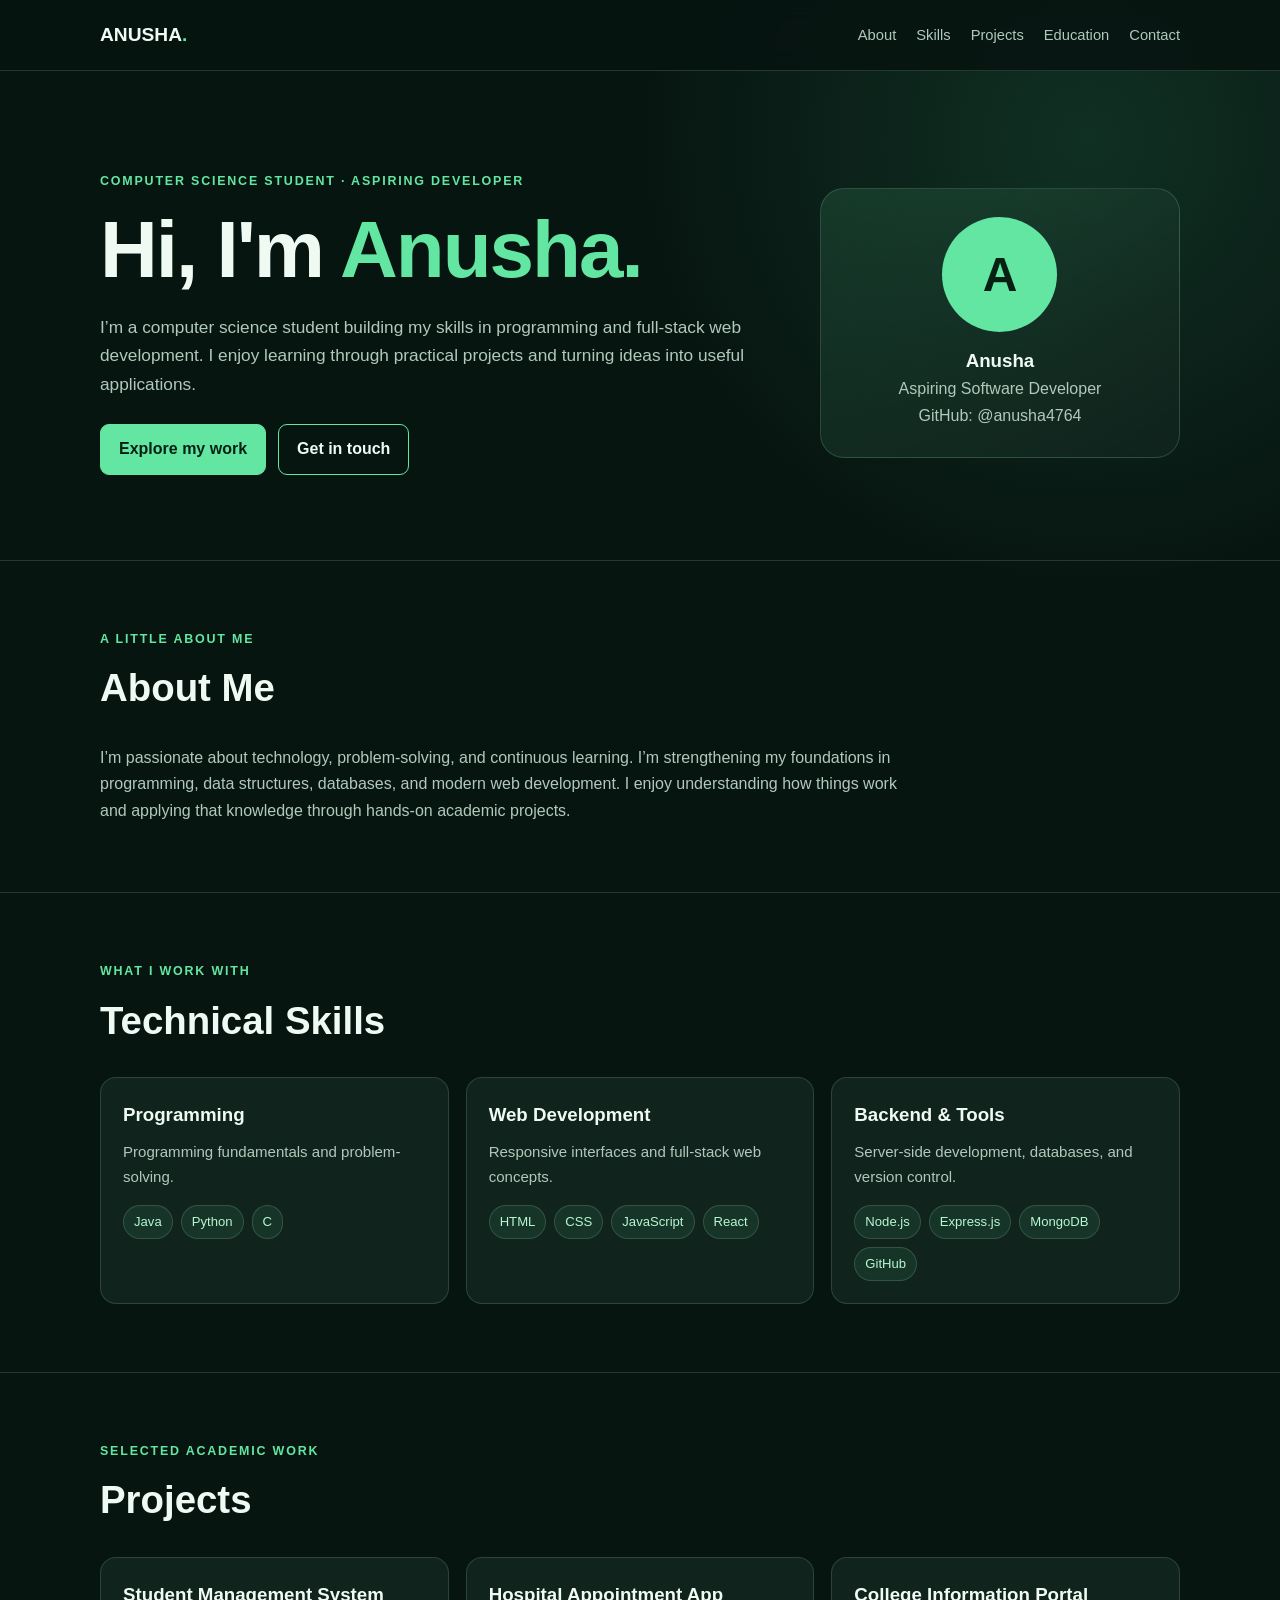
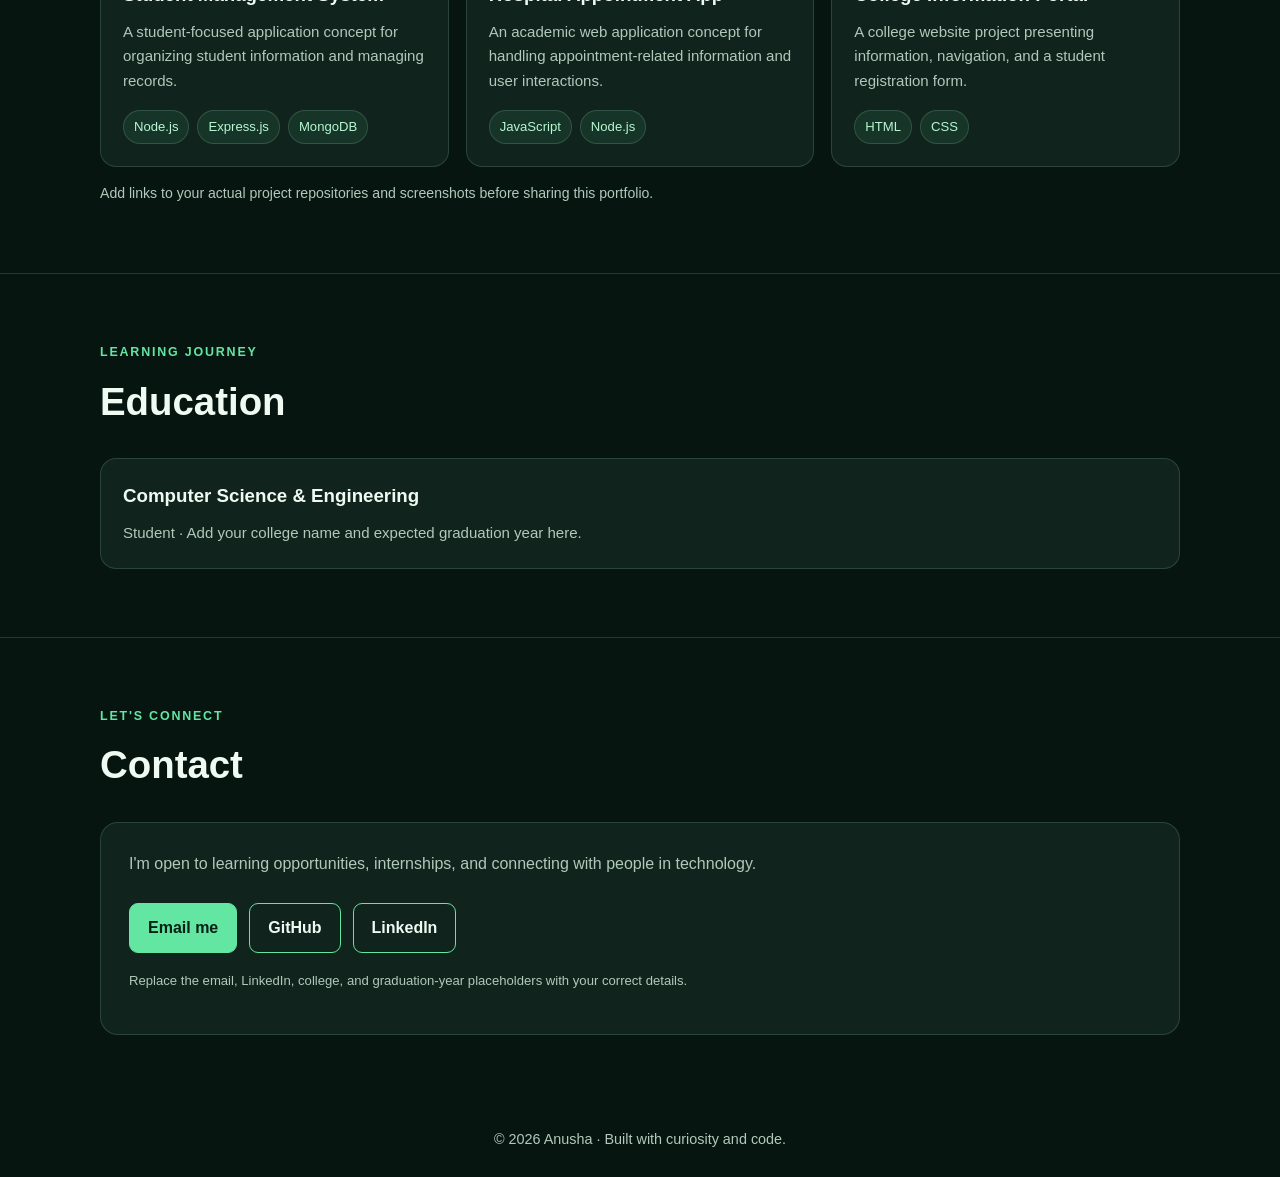
<file: index.html>
<!DOCTYPE html>
<html lang="en">
<head>
<meta charset="UTF-8">
<meta name="viewport" content="width=device-width, initial-scale=1.0">
<title>Anusha | Student Developer</title>
<style>
:root{--bg:#071511;--panel:#10231c;--text:#effaf3;--muted:#b1c9bb;--accent:#62e6a2;--line:rgba(183,247,210,.16)}
*{box-sizing:border-box;margin:0;padding:0}html{scroll-behavior:smooth}body{font-family:Segoe UI,Arial,sans-serif;color:var(--text);background:radial-gradient(circle at 85% 5%,rgba(65,190,130,.16),transparent 28rem),var(--bg);line-height:1.65}a{color:inherit;text-decoration:none}.wrap{width:min(1080px,90%);margin:auto}header{position:sticky;top:0;background:rgba(7,21,17,.9);backdrop-filter:blur(12px);border-bottom:1px solid var(--line);z-index:2}nav{min-height:70px;display:flex;align-items:center;justify-content:space-between;gap:20px}.brand{font-weight:800;font-size:1.2rem}.brand span,h1 span{color:var(--accent)}.navlinks{display:flex;gap:20px;color:var(--muted);font-size:.92rem}.navlinks a:hover{color:var(--accent)}.hero{padding:100px 0 85px;display:grid;grid-template-columns:1.5fr .8fr;gap:45px;align-items:center}.eyebrow,.kicker{color:var(--accent);font-size:.78rem;font-weight:800;letter-spacing:1.8px;text-transform:uppercase}h1{font-size:clamp(2.8rem,7vw,5rem);line-height:1.08;margin:15px 0 20px;letter-spacing:-2px}.intro{color:var(--muted);font-size:1.08rem;max-width:650px}.actions{display:flex;flex-wrap:wrap;gap:12px;margin-top:26px}.btn{display:inline-block;padding:11px 18px;border:1px solid var(--accent);border-radius:9px;font-weight:700}.primary{background:var(--accent);color:#062014}.profile{border:1px solid var(--line);border-radius:24px;background:linear-gradient(145deg,rgba(98,230,162,.13),var(--panel));min-height:270px;display:grid;place-items:center;text-align:center;padding:25px}.avatar{width:115px;height:115px;border-radius:50%;display:grid;place-items:center;background:var(--accent);color:#062014;font-size:3rem;font-weight:900;margin:0 auto 14px}.profile p,section p{color:var(--muted)}section{padding:68px 0;border-top:1px solid var(--line)}h2{font-size:2.4rem;margin:7px 0 25px}.about{max-width:800px}.grid{display:grid;grid-template-columns:repeat(3,1fr);gap:17px}.card{background:var(--panel);border:1px solid var(--line);border-radius:16px;padding:22px}.card h3{margin-bottom:9px}.card p{font-size:.94rem}.tags{display:flex;flex-wrap:wrap;gap:8px;margin-top:16px}.tag{font-size:.82rem;color:#b7f7d2;background:rgba(98,230,162,.09);border:1px solid var(--line);border-radius:30px;padding:5px 10px}.contact{background:var(--panel);border:1px solid var(--line);padding:28px;border-radius:18px}.contact p{margin-bottom:14px}footer{text-align:center;padding:25px;color:var(--muted);font-size:.9rem}@media(max-width:760px){.hero{grid-template-columns:1fr;padding:65px 0}.grid{grid-template-columns:1fr}.navlinks{gap:10px;font-size:.8rem}}@media(max-width:470px){nav{align-items:flex-start;flex-direction:column;padding:13px 0}.navlinks{flex-wrap:wrap}}
</style>
</head>
<body>
<header><nav class="wrap"><a class="brand" href="#home">ANUSHA<span>.</span></a><div class="navlinks"><a href="#about">About</a><a href="#skills">Skills</a><a href="#projects">Projects</a><a href="#education">Education</a><a href="#contact">Contact</a></div></nav></header>
<main>
<div class="wrap hero" id="home"><div><p class="eyebrow">Computer Science Student · Aspiring Developer</p><h1>Hi, I'm <span>Anusha.</span></h1><p class="intro">I’m a computer science student building my skills in programming and full-stack web development. I enjoy learning through practical projects and turning ideas into useful applications.</p><div class="actions"><a class="btn primary" href="#projects">Explore my work</a><a class="btn" href="#contact">Get in touch</a></div></div><div class="profile"><div><div class="avatar">A</div><h3>Anusha</h3><p>Aspiring Software Developer</p><p>GitHub: @anusha4764</p></div></div></div>
<section id="about"><div class="wrap"><p class="kicker">A little about me</p><h2>About Me</h2><p class="about">I’m passionate about technology, problem-solving, and continuous learning. I’m strengthening my foundations in programming, data structures, databases, and modern web development. I enjoy understanding how things work and applying that knowledge through hands-on academic projects.</p></div></section>
<section id="skills"><div class="wrap"><p class="kicker">What I work with</p><h2>Technical Skills</h2><div class="grid"><article class="card"><h3>Programming</h3><p>Programming fundamentals and problem-solving.</p><div class="tags"><span class="tag">Java</span><span class="tag">Python</span><span class="tag">C</span></div></article><article class="card"><h3>Web Development</h3><p>Responsive interfaces and full-stack web concepts.</p><div class="tags"><span class="tag">HTML</span><span class="tag">CSS</span><span class="tag">JavaScript</span><span class="tag">React</span></div></article><article class="card"><h3>Backend & Tools</h3><p>Server-side development, databases, and version control.</p><div class="tags"><span class="tag">Node.js</span><span class="tag">Express.js</span><span class="tag">MongoDB</span><span class="tag">GitHub</span></div></article></div></div></section>
<section id="projects"><div class="wrap"><p class="kicker">Selected academic work</p><h2>Projects</h2><div class="grid"><article class="card"><h3>Student Management System</h3><p>A student-focused application concept for organizing student information and managing records.</p><div class="tags"><span class="tag">Node.js</span><span class="tag">Express.js</span><span class="tag">MongoDB</span></div></article><article class="card"><h3>Hospital Appointment App</h3><p>An academic web application concept for handling appointment-related information and user interactions.</p><div class="tags"><span class="tag">JavaScript</span><span class="tag">Node.js</span></div></article><article class="card"><h3>College Information Portal</h3><p>A college website project presenting information, navigation, and a student registration form.</p><div class="tags"><span class="tag">HTML</span><span class="tag">CSS</span></div></article></div><p style="margin-top:15px;font-size:.88rem">Add links to your actual project repositories and screenshots before sharing this portfolio.</p></div></section>
<section id="education"><div class="wrap"><p class="kicker">Learning journey</p><h2>Education</h2><article class="card"><h3>Computer Science & Engineering</h3><p>Student · Add your college name and expected graduation year here.</p></article></div></section>
<section id="contact"><div class="wrap"><p class="kicker">Let's connect</p><h2>Contact</h2><div class="contact"><p>I'm open to learning opportunities, internships, and connecting with people in technology.</p><div class="actions"><a class="btn primary" href="mailto:YOUR_EMAIL@example.com">Email me</a><a class="btn" href="https://github.com/anusha4764" target="_blank" rel="noopener">GitHub</a><a class="btn" href="https://www.linkedin.com/" target="_blank" rel="noopener">LinkedIn</a></div><p style="font-size:.82rem;margin-top:17px">Replace the email, LinkedIn, college, and graduation-year placeholders with your correct details.</p></div></div></section>
</main><footer>© 2026 Anusha · Built with curiosity and code.</footer>
</body></html>
</file>
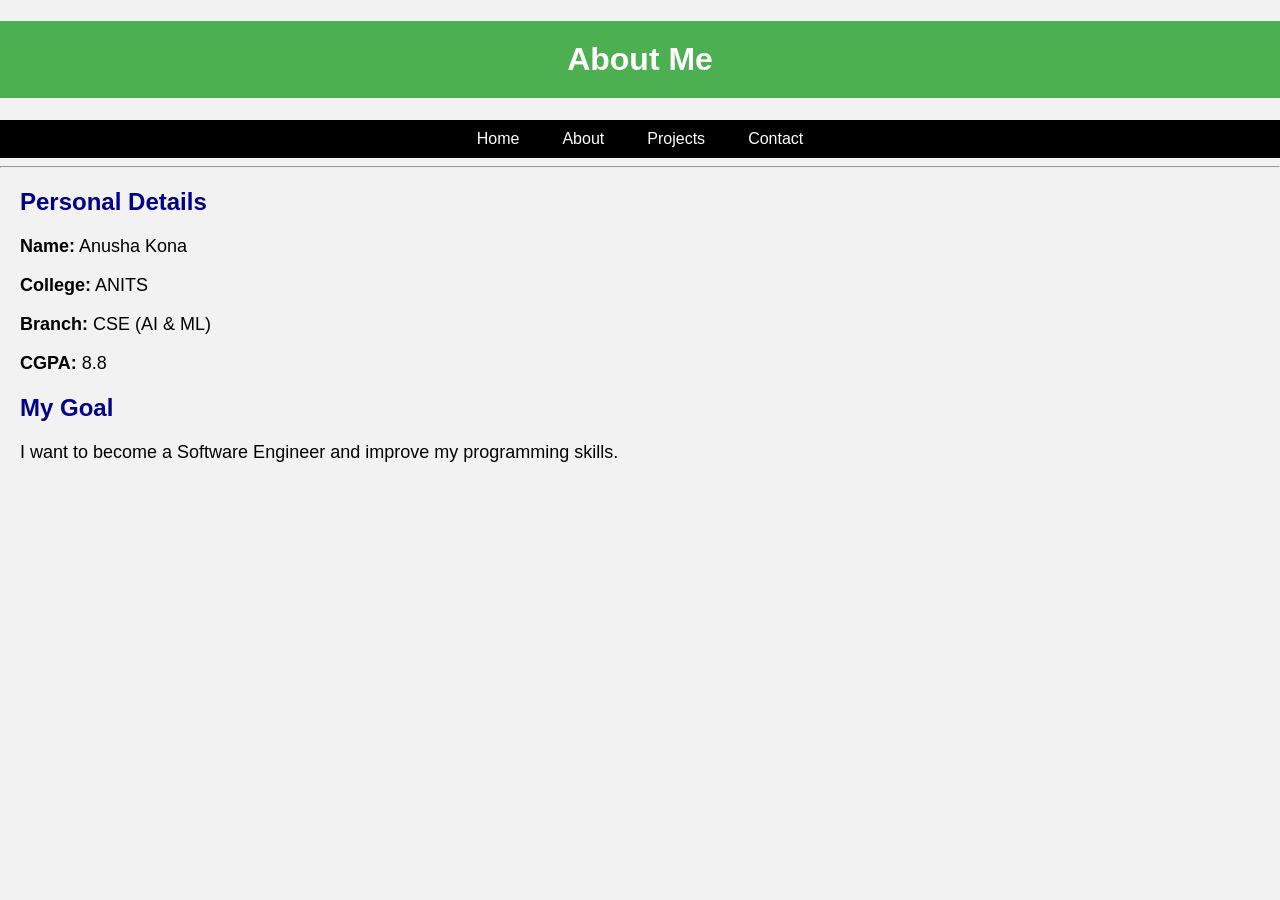
<file: about.html>
<!DOCTYPE html>
<html>
<head>
    <title>About Me</title>
    <link rel="stylesheet" href="style.css">
</head>
<body>

    <h1>About Me</h1>

    <nav>
        <a href="index.html">Home</a> |
        <a href="about.html">About</a> |
        <a href="projects.html">Projects</a> |
        <a href="contact.html">Contact</a>
    </nav>

    <hr>

    <h2>Personal Details</h2>

    <p><b>Name:</b> Anusha Kona</p>

    <p><b>College:</b> ANITS</p>

    <p><b>Branch:</b> CSE (AI & ML)</p>

    <p><b>CGPA:</b> 8.8</p>

    <h2>My Goal</h2>

    <p>I want to become a Software Engineer and improve my programming skills.</p>

</body>
</html>
</file>
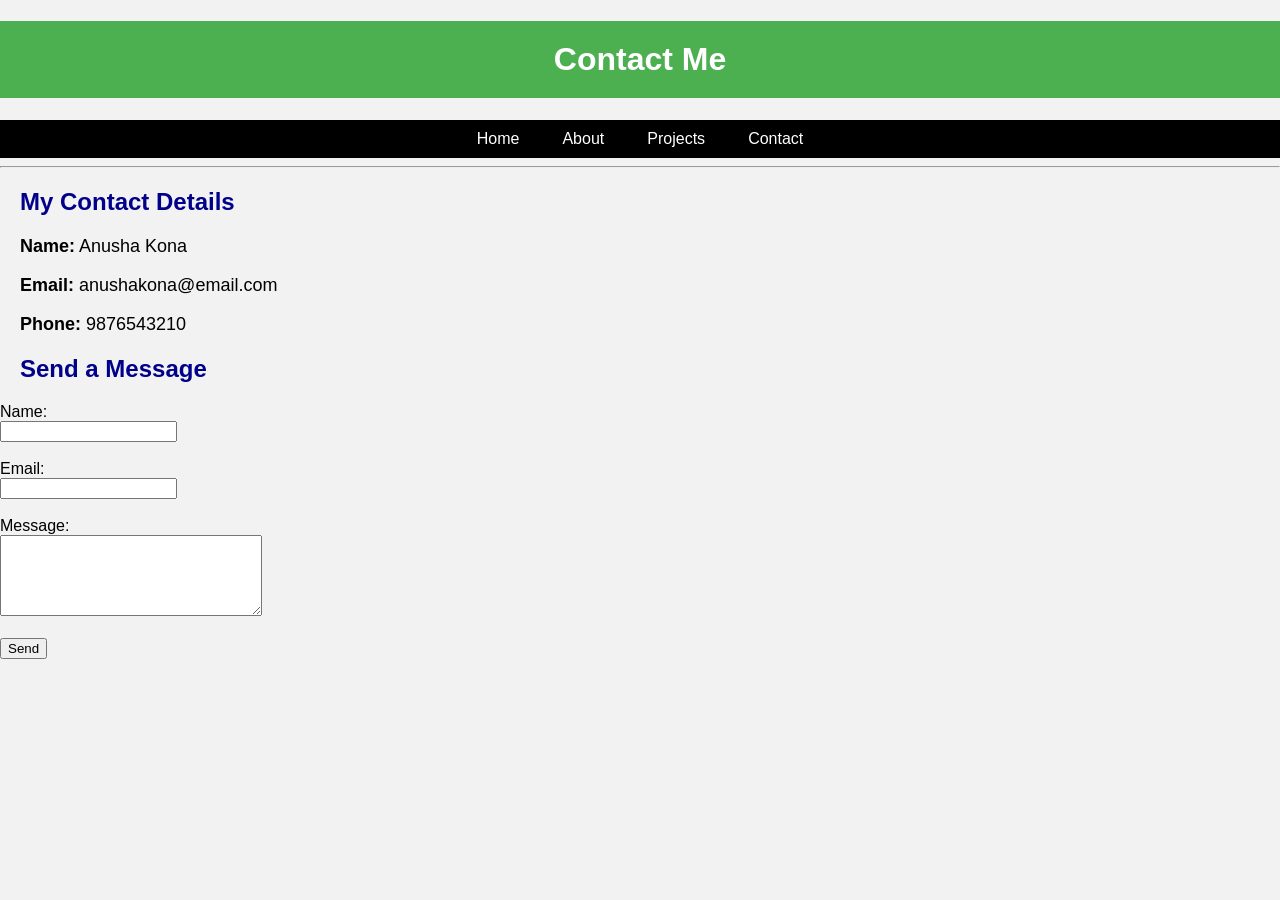
<file: contact.html>
<!DOCTYPE html>
<html>
<head>
    <title>Contact Me</title>
    <link rel="stylesheet" href="style.css">
</head>
<body>

    <h1>Contact Me</h1>

    <nav>
        <a href="index.html">Home</a> |
        <a href="about.html">About</a> |
        <a href="projects.html">Projects</a> |
        <a href="contact.html">Contact</a>
    </nav>

    <hr>

    <h2>My Contact Details</h2>

    <p><b>Name:</b> Anusha Kona</p>

    <p><b>Email:</b> anushakona@email.com</p>

    <p><b>Phone:</b> 9876543210</p>

    <h2>Send a Message</h2>

    <form>

        <label>Name:</label><br>
        <input type="text"><br><br>

        <label>Email:</label><br>
        <input type="email"><br><br>

        <label>Message:</label><br>
        <textarea rows="5" cols="30"></textarea><br><br>

        <input type="submit" value="Send">

    </form>

</body>
</html>
</file>
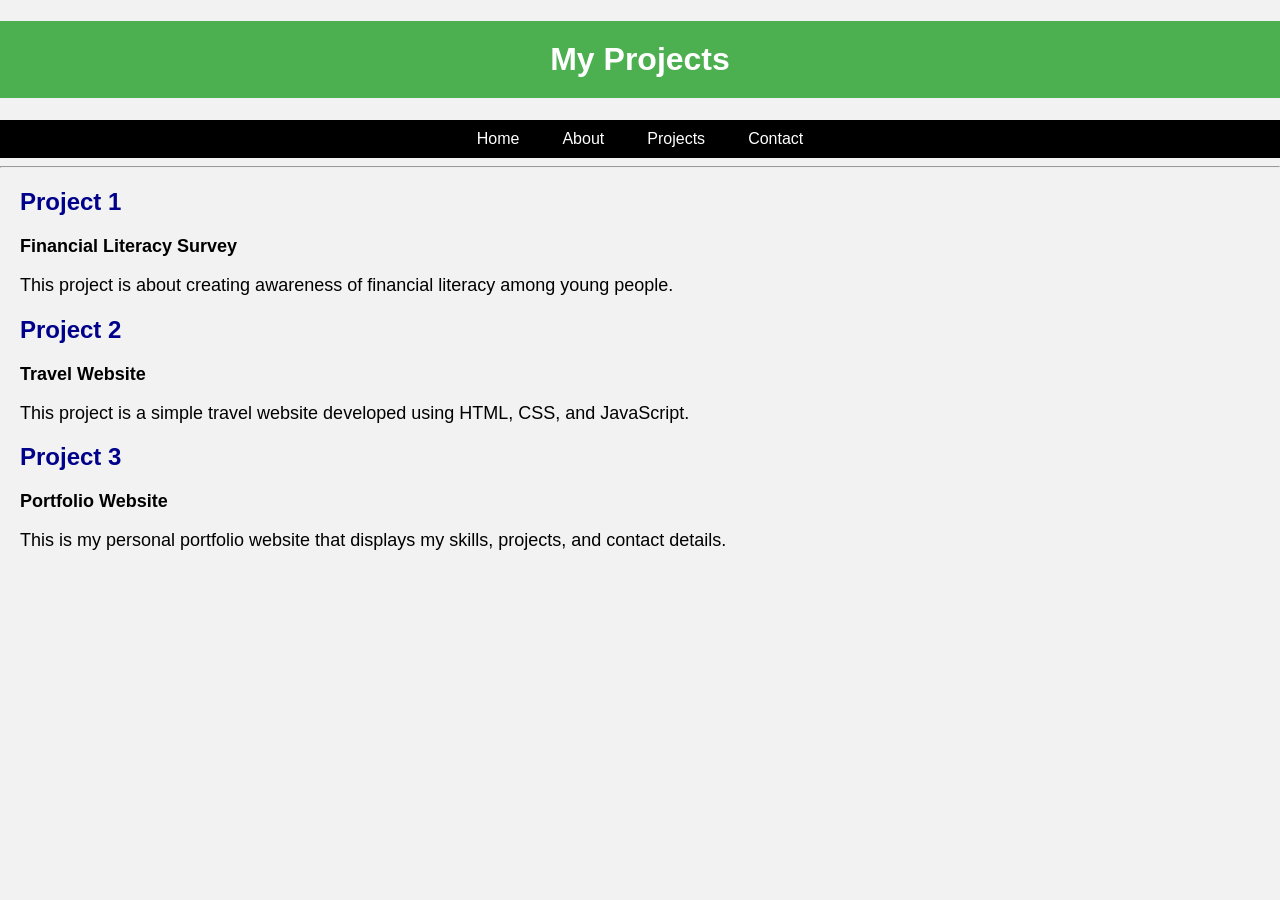
<file: projects.html>
<!DOCTYPE html>
<html>
<head>
    <title>My Projects</title>
    <link rel="stylesheet" href="style.css">
</head>
<body>

    <h1>My Projects</h1>

    <nav>
        <a href="index.html">Home</a> |
        <a href="about.html">About</a> |
        <a href="projects.html">Projects</a> |
        <a href="contact.html">Contact</a>
    </nav>

    <hr>

    <h2>Project 1</h2>
    <p><b>Financial Literacy Survey</b></p>
    <p>This project is about creating awareness of financial literacy among young people.</p>

    <h2>Project 2</h2>
    <p><b>Travel Website</b></p>
    <p>This project is a simple travel website developed using HTML, CSS, and JavaScript.</p>

    <h2>Project 3</h2>
    <p><b>Portfolio Website</b></p>
    <p>This is my personal portfolio website that displays my skills, projects, and contact details.</p>

</body>
</html>
</file>
<file: style.css>
body{
    font-family: Arial, sans-serif;
    background-color: #f2f2f2;
    margin: 0;
    padding: 0;
}

h1{
    background-color: #4CAF50;
    color: white;
    text-align: center;
    padding: 20px;
}

nav{
    background-color: black;
    text-align: center;
    padding: 10px;
}

nav a{
    color: white;
    text-decoration: none;
    margin: 15px;
}

nav a:hover{
    color: yellow;
}

h2{
    color: darkblue;
    margin-left: 20px;
}

p{
    margin-left: 20px;
    font-size: 18px;
}

ul{
    margin-left: 40px;
}

li{
    padding: 5px;
}
</file>
